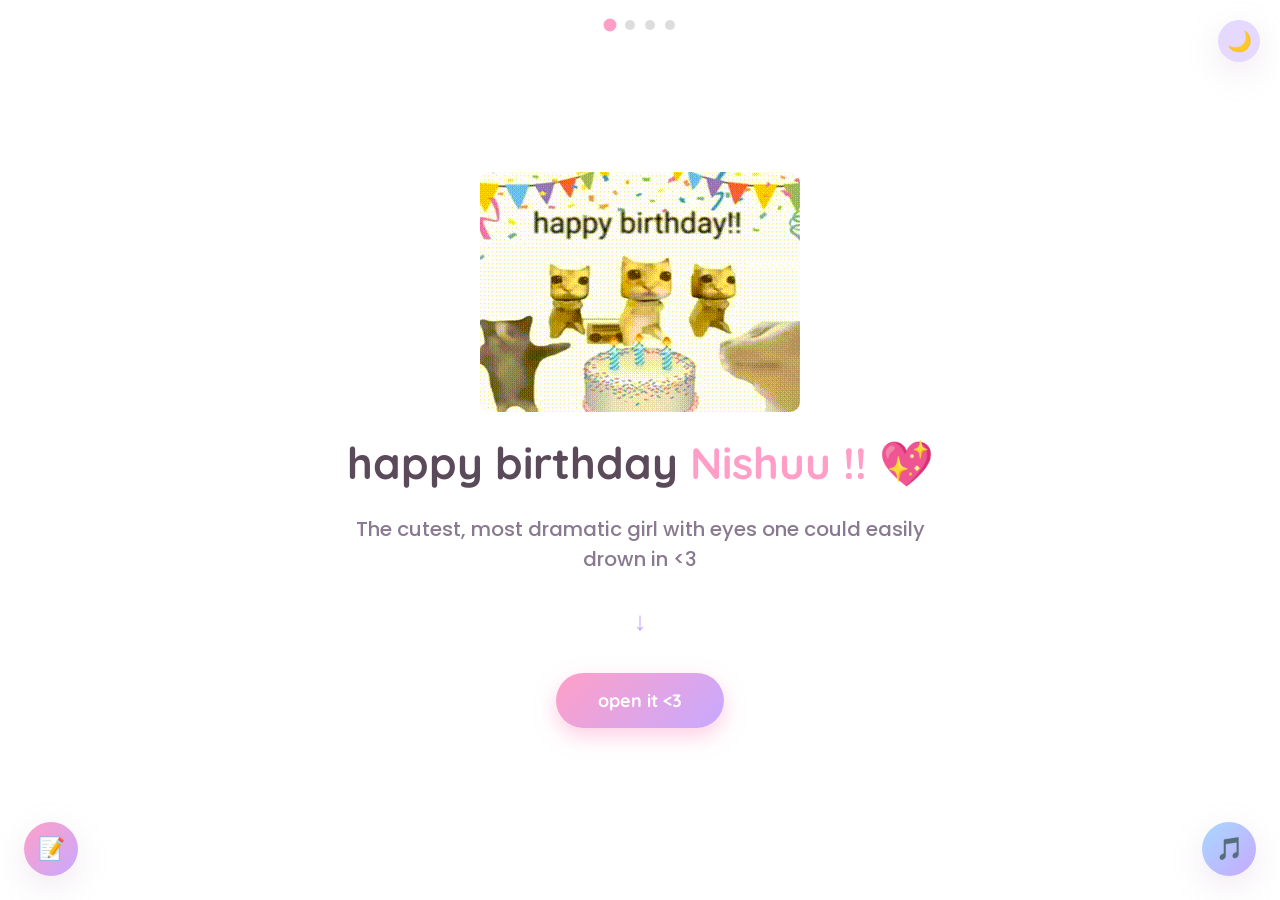
<file: index.html>
<!DOCTYPE html>
<html lang="en">
<head>
<meta charset="UTF-8">
<meta name="viewport" content="width=device-width, initial-scale=1.0">
<title>Miss crush</title>
<link rel="preconnect" href="https://fonts.googleapis.com">
<link rel="preconnect" href="https://fonts.gstatic.com" crossorigin>
<link href="https://fonts.googleapis.com/css2?family=Poppins:wght@300;400;500;600;700;800&family=Quicksand:wght@500;600;700&display=swap" rel="stylesheet">

<link rel="stylesheet" href="css/style.css">
</head>
<body class="blur-in-start">

  <div id="floating-bg"></div>

  <!-- titik navigasi kecil di atas: halaman 1 dari 4 -->
  <nav class="page-nav">
    <a href="index.html" class="active"></a>
    <a href="gallery.html"></a>
    <a href="reasons.html"></a>
    <a href="letter.html"></a>
  </nav>

  <!-- ================================================================
       HALAMAN 1 — HERO / INTRO

       Catatan: tombol musik & catatan TIDAK ditaruh manual di sini —
       keduanya dibuat otomatis lewat js/script.js supaya muncul &
       nyambung statusnya di semua halaman.
  ================================================================= -->
  <section id="hero" class="page">
    <div class="hero-content">

      <!-- ⬇⬇⬇ GANTI GIF DI SINI (Hero / Welcome GIF) ⬇⬇⬇ -->
      <div class="gif-frame">
        <img src="assets/hero.gif" alt="cute welcome gif">
      </div>
      <!-- ⬆⬆⬆ AKHIR HERO GIF ⬆⬆⬆ -->

      <h1 class="hero-title">happy birthday <span>Nishuu !!</span> 💖</h1>
      <p class="hero-subtitle">The cutest, most dramatic girl with eyes one could easily drown in &lt;3</p>
      
      <div class="scroll-hint">↓</div>
      <a href="gallery.html" class="nav-btn">open it &lt;3</a>
    </div>
  </section>

  <script src="js/script.js"></script>
</body>
</html>
</file>
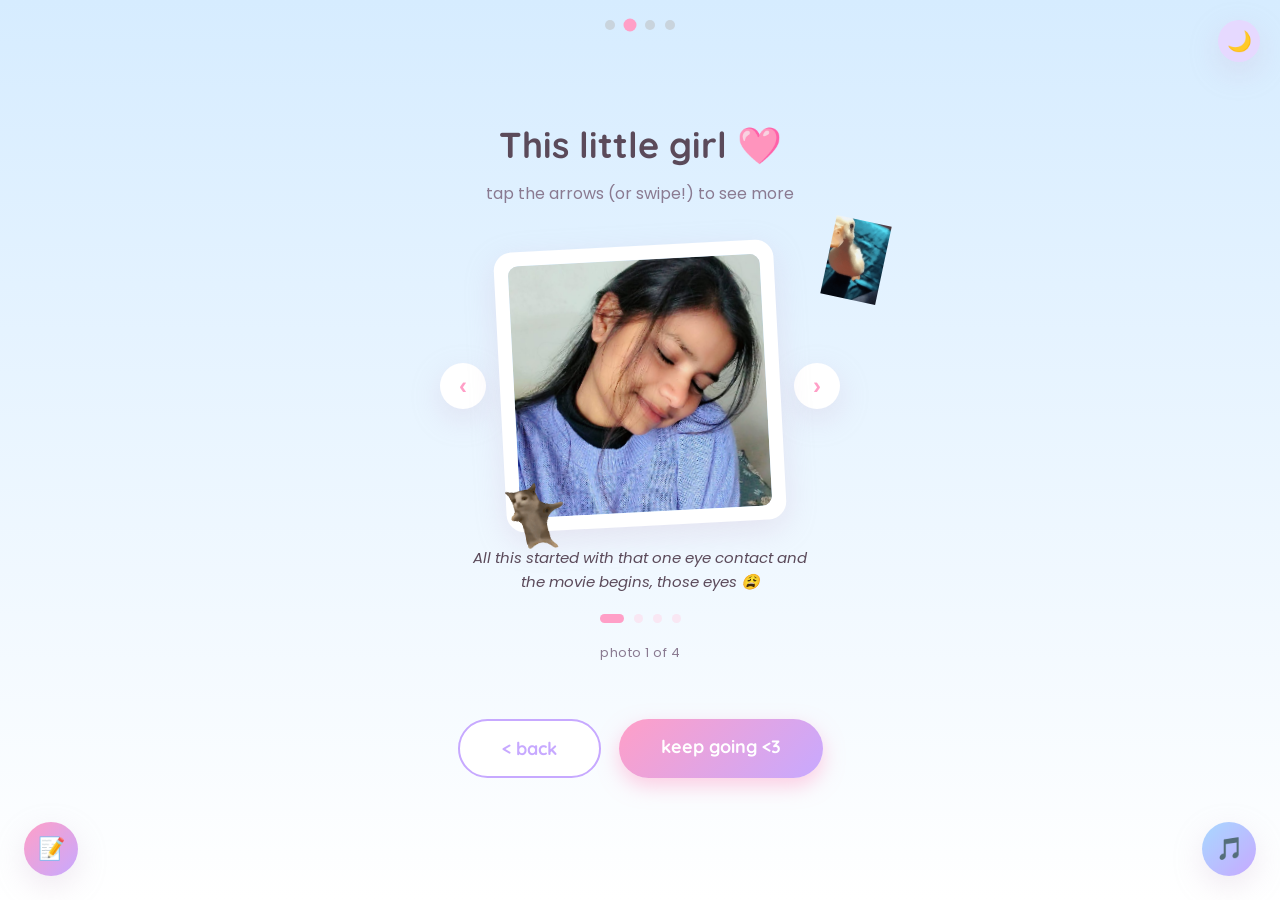
<file: gallery.html>
<!DOCTYPE html>
<html lang="en">
<head>
<meta charset="UTF-8">
<meta name="viewport" content="width=device-width, initial-scale=1.0">
<title>Moments 💕</title>
<link rel="preconnect" href="https://fonts.googleapis.com">
<link rel="preconnect" href="https://fonts.gstatic.com" crossorigin>
<link href="https://fonts.googleapis.com/css2?family=Poppins:wght@300;400;500;600;700;800&family=Quicksand:wght@500;600;700&display=swap" rel="stylesheet">

<link rel="stylesheet" href="css/style.css">
</head>
<body class="blur-in-start">

  <div id="floating-bg"></div>

  <!-- titik navigasi kecil di atas: halaman 2 dari 4 -->
  <nav class="page-nav">
    <a href="index.html"></a>
    <a href="gallery.html" class="active"></a>
    <a href="reasons.html"></a>
    <a href="letter.html"></a>
  </nav>

  <!-- ================================================================
       HALAMAN 2 — INTERACTIVE PHOTO SLIDESHOW
  ================================================================= -->
  <section id="gallery" class="page">
    <h2 class="gallery-heading">This little girl <span class="heart">🩷</span></h2>
    <p class="gallery-sub">tap the arrows (or swipe!) to see more</p>

    <div class="slideshow-wrap">

      <!-- ⬇ GIF dekorasi kecil di pojok — masih DUMMY: assets/sparkle1.gif -->
      <div class="corner-deco">
        <img src="assets/sparkle1.gif" alt="sparkle decoration">
      </div>

      <div class="slide-stage">
        <button class="arrow-btn" id="prevBtn" aria-label="previous photo">‹</button>

        <div class="photo-stage" id="photoStage">
          <div class="polaroid" id="polaroid">
            <div class="photo-frame">
              <!-- ⬇ FOTO-FOTO ASLI DIATUR LEWAT js/gallery.js
                   (di array `photos` bagian atas file itu). -->
              <img id="currentPhoto" src="photos/photo1.jpg" alt="memory one">
            </div>
          </div>

          <!-- ⬇ GIF dekorasi di sisi kiri-bawah polaroid —
               masih DUMMY: assets/sparkle2.gif -->
          <div class="bottom-left-deco">
            <img src="assets/sparkle2.gif" alt="sparkle decoration">
          </div>
        </div>

        <button class="arrow-btn" id="nextBtn" aria-label="next photo">›</button>
      </div>

      <p class="caption" id="currentCaption">All this started with that one eye contact and the movie begins, those eyes 😩</p>

      <div class="dots" id="dots">
        <button class="dot active" data-index="0" aria-label="photo 1"></button>
        <button class="dot" data-index="1" aria-label="photo 2"></button>
        <button class="dot" data-index="2" aria-label="photo 3"></button>
        <button class="dot" data-index="3" aria-label="photo 4"></button>
      </div>

      <p class="counter" id="counter">photo 1 of 4</p>
    </div>

    <div class="page-buttons">
      <a href="index.html" class="nav-btn secondary">&lt; back</a>
      <a href="reasons.html" class="nav-btn">keep going &lt;3</a>
    </div>
  </section>

  <script src="js/script.js"></script>
  <script src="js/gallery.js"></script>
</body>
</html>
</file>
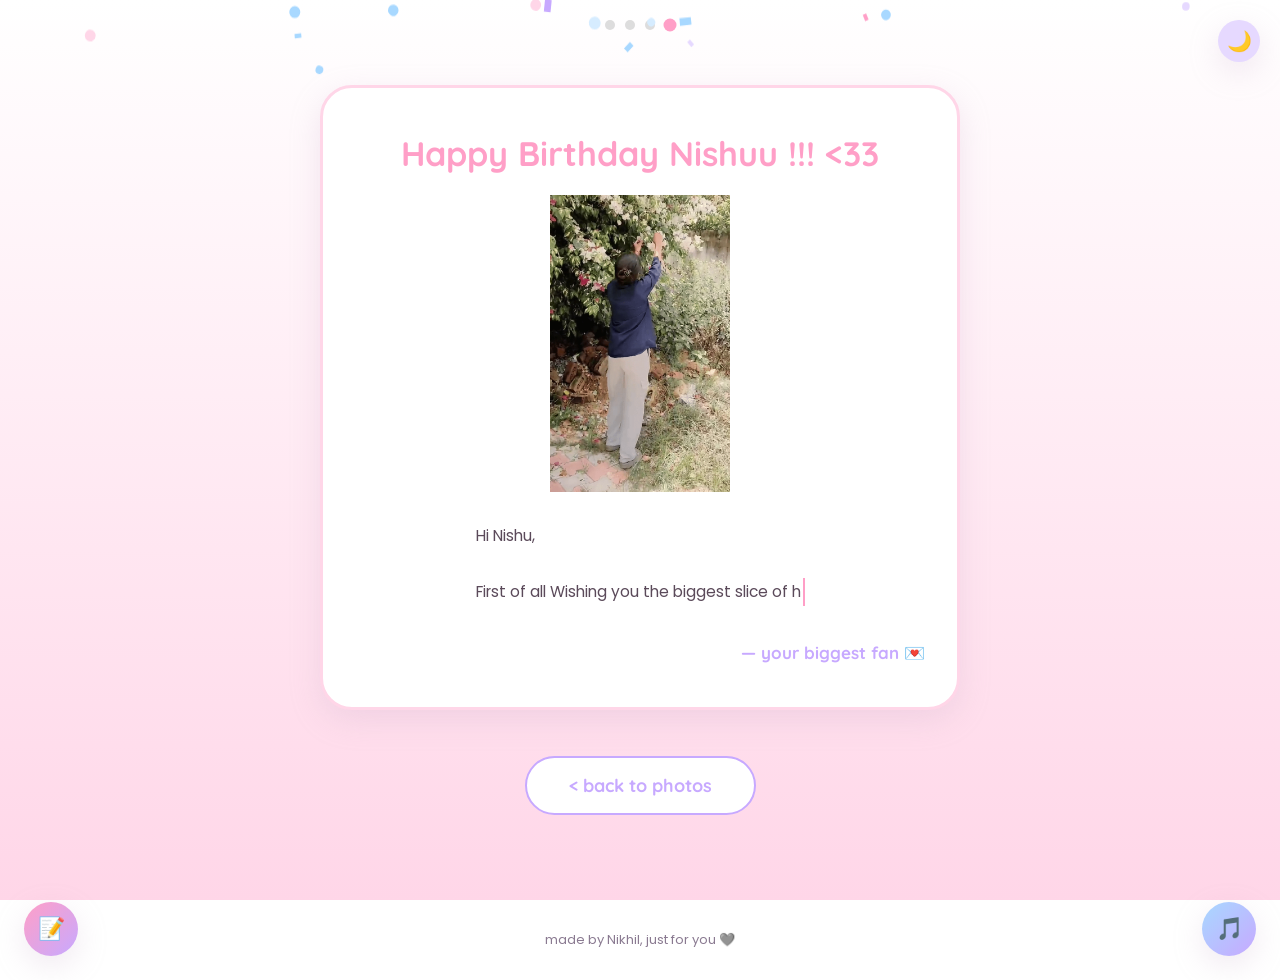
<file: letter.html>
<!DOCTYPE html>
<html lang="en">
<head>
<meta charset="UTF-8">
<meta name="viewport" content="width=device-width, initial-scale=1.0">
<title>Happy Birthday Little Girl!!! 💌</title>
<link rel="preconnect" href="https://fonts.googleapis.com">
<link rel="preconnect" href="https://fonts.gstatic.com" crossorigin>
<link href="https://fonts.googleapis.com/css2?family=Poppins:wght@300;400;500;600;700;800&family=Quicksand:wght@500;600;700&display=swap" rel="stylesheet">

<link rel="stylesheet" href="css/style.css">
</head>
<body class="blur-in-start">

  <div id="floating-bg"></div>

  <!-- canvas confetti, dipakai oleh js/script.js -->
  <canvas id="confetti-canvas"></canvas>

  <!-- titik navigasi kecil di atas: halaman 4 dari 4 -->
  <nav class="page-nav">
    <a href="index.html"></a>
    <a href="gallery.html"></a>
    <a href="reasons.html"></a>
    <a href="letter.html" class="active"></a>
  </nav>

  <!-- ================================================================
       HALAMAN 4 — THE BIRTHDAY LETTER & CELEBRATION
  ================================================================= -->
  <section id="letter-page" class="page">
    <div class="letter-card">
      <h2 class="letter-title">Happy Birthday Nishuu !!! &lt;33</h2>

      <!-- ⬇⬇⬇ GANTI GIF DI SINI (Final Celebration GIF) ⬇⬇⬇
           Masih DUMMY: assets/celebration.gif -->
      <div class="celebration-gif-frame">
        <img src="assets/celebration.gif" alt="celebration gif">
      </div>
      <!-- ⬆⬆⬆ AKHIR CELEBRATION GIF ⬆⬆⬆ -->

      <!-- -----------------------------------------------------------
           TEKS SURAT ULANG TAHUN
           Isi suratnya ADA DI FILE js/script.js, di variabel
           `letterMessage`. Edit di sana, bukan di sini.
      ----------------------------------------------------------- -->
      <div class="letter-box">
        <p id="letter-text"></p>
      </div>

      <p class="signature">— your biggest fan 💌</p>
    </div>

    <div class="page-buttons">
      <a href="reasons.html" class="nav-btn secondary">&lt; back to photos</a>
    </div>
  </section>

  <footer>made by Nikhil, just for you 🩶</footer>

  <script src="js/script.js"></script>
</body>
</html>
</file>
<file: css/style.css>
/* ============================================================
   1. ROOT VARIABLES — palet warna seluruh web ada di sini.
      Ganti nilai ini kalau mau ubah tema warna semuanya.
============================================================ */
:root{
  --white:        #ffffff;
  --cream:        #fffaf9;
  --pastel-pink:  #ffd6e8;
  --pastel-pink-deep: #ff9fc7;
  --pastel-blue:  #d6ecff;
  --pastel-blue-deep: #a8d8ff;
  --pastel-lavender: #e6d9ff;
  --pastel-lavender-deep: #c7a9ff;
  --text-dark:    #5b4a5a;
  --text-soft:    #8a7a91;
  --shadow-soft:  0 10px 30px rgba(200, 170, 200, 0.25);
}

*{ margin:0; padding:0; box-sizing:border-box; }

html{ scroll-behavior: smooth; }

/* ============================================================
   PAGE-TO-PAGE TRANSITION (blur + fade)
   Body mulai blur pas load, lalu perlahan jadi jelas.
   Pas klik link ke halaman lain, body blur keluar dulu baru
   pindah halaman. Diatur lewat js/script.js.
============================================================ */
body{
  font-family: 'Poppins', sans-serif;
  background: var(--white);
  color: var(--text-dark);
  overflow-x: hidden;
  position: relative;
  min-height: 100vh;
  opacity: 1;
  filter: blur(0);
  transition: opacity 0.65s ease, filter 0.65s ease;
}

body.blur-in-start{
  opacity: 0;
  filter: blur(16px);
  transition: none;
}

body.blur-out{
  opacity: 0;
  filter: blur(16px);
}

h1, h2, h3, .heading-font{
  font-family: 'Quicksand', sans-serif;
}

.page{
  position: relative;
  width: 100%;
  min-height: 100vh;
  display: flex;
  flex-direction: column;
  align-items: center;
  justify-content: center;
  padding: 80px 20px;
  text-align: center;
}

/* ============================================================
   FLOATING HEARTS / STARS BACKGROUND LAYER
============================================================ */
#floating-bg{
  position: fixed;
  top: 0; left: 0;
  width: 100%; height: 100%;
  overflow: hidden;
  pointer-events: none;
  z-index: 1;
}

.floaty{
  position: absolute;
  bottom: -50px;
  font-size: 22px;
  opacity: 0.7;
  animation: floatUp linear infinite;
  user-select: none;
}

@keyframes floatUp{
  0%   { transform: translateY(0) rotate(0deg); opacity: 0; }
  10%  { opacity: 0.8; }
  100% { transform: translateY(-110vh) rotate(360deg); opacity: 0; }
}

/* ============================================================
   NAV DOTS — indikator halaman kecil (1/2/3) di atas
============================================================ */
.page-nav{
  position: fixed;
  top: 20px;
  left: 50%;
  transform: translateX(-50%);
  display: flex;
  gap: 10px;
  z-index: 50;
}

.page-nav a{
  width: 10px;
  height: 10px;
  border-radius: 50%;
  background: #bcbcbc;
  opacity: 0.5;
  transition: opacity 0.2s ease, transform 0.2s ease;
}

.page-nav a.active{
  opacity: 1;
  transform: scale(1.3);
  background: var(--pastel-pink-deep);
}

/* ============================================================
   HERO PAGE (index.html)
============================================================ */
#hero{
  background: linear-gradient(180deg, var(--white) 0%, var(--white) 100%);
  z-index: 2;
}

.hero-content{
  position: relative;
  z-index: 2;
  max-width: 600px;
  display: flex;
  flex-direction: column;
  align-items: center;
  gap: 22px;
}

/* -------------------------------------------------------------
   GIF CONTAINER — TANPA FRAME
   GIF ditampilkan polos apa adanya (nggak dipotong lingkaran,
   nggak ada border/shadow). Cuma dibatasi lebar maksimalnya biar
   tetap rapi & responsive.
------------------------------------------------------------- */
.gif-frame{
  position: static;
  top: 70px;
  max-width: 220px;
  width: 100%;
  display: flex;
  align-items: center;
  justify-content: center;
}

.gif-frame img{
  border-radius: 10px;
  width: 200%;
  height: auto;
  display: block;
}

.hero-title{
  font-size: clamp(28px, 6vw, 44px);
  font-weight: 800;
  color: var(--text-dark);
  line-height: 1.3;
}

.hero-title span{ color: var(--pastel-pink-deep); }

.hero-subtitle{
  font-size: clamp(16px, 3vw, 20px);
  font-weight: 500;
  color: var(--text-soft);
}

.nav-btn{
  margin-top: 10px;
  padding: 16px 42px;
  font-family: 'Quicksand', sans-serif;
  font-size: 18px;
  font-weight: 700;
  color: var(--white);
  background: linear-gradient(135deg, var(--pastel-pink-deep), var(--pastel-lavender-deep));
  border: none;
  border-radius: 50px;
  cursor: pointer;
  box-shadow: 0 8px 20px rgba(255, 159, 199, 0.5);
  transition: transform 0.25s ease, box-shadow 0.25s ease;
  text-decoration: none;
  display: inline-block;
}

.nav-btn:hover{
  transform: translateY(-4px) scale(1.05);
  box-shadow: 0 12px 26px rgba(255, 159, 199, 0.6);
}

.nav-btn:active{ transform: translateY(-1px) scale(0.98); }

.nav-btn.secondary{
  background: var(--white);
  color: var(--pastel-lavender-deep);
  border: 2px solid var(--pastel-lavender-deep);
  box-shadow: none;
}

.scroll-hint{
  margin-top: 6px;
  font-size: 26px;
  animation: bounce 1.6s ease-in-out infinite;
  color: var(--pastel-lavender-deep);
}

@keyframes bounce{
  0%, 100% { transform: translateY(0); }
  50%      { transform: translateY(10px); }
}

/* ============================================================
   CUTE FLOATING MUSIC BUTTON (index.html)
============================================================ */
.music-btn{
  position: fixed;
  bottom: 24px;
  right: 24px;
  width: 54px;
  height: 54px;
  border-radius: 50%;
  border: none;
  cursor: pointer;
  background: linear-gradient(135deg, var(--pastel-blue-deep), var(--pastel-lavender-deep));
  box-shadow: var(--shadow-soft);
  display: flex;
  align-items: center;
  justify-content: center;
  z-index: 60;
  transition: transform 0.25s ease, box-shadow 0.25s ease;
}

.music-btn:hover{
  transform: scale(1.08);
  box-shadow: 0 12px 26px rgba(168, 216, 255, 0.6);
}

.music-btn:active{ transform: scale(0.95); }

.music-icon{
  font-size: 22px;
  transition: transform 0.3s ease;
}

/* gentle continuous spin while the song is playing */
.music-btn.playing .music-icon{
  animation: spinNote 3s linear infinite;
}

@keyframes spinNote{
  from{ transform: rotate(0deg); }
  to{ transform: rotate(360deg); }
}

/* soft pulsing ring around the button while playing */
.music-btn.playing::after{
  content: '';
  position: absolute;
  inset: -6px;
  border-radius: 50%;
  border: 2px solid var(--pastel-blue-deep);
  opacity: 0.6;
  animation: pulseRing 1.8s ease-out infinite;
}

@keyframes pulseRing{
  0%   { transform: scale(0.9); opacity: 0.6; }
  100% { transform: scale(1.5); opacity: 0; }
}

/* tiny musical notes that float up from the button while playing */
.music-note{
  position: absolute;
  top: 0;
  left: 50%;
  font-size: 14px;
  pointer-events: none;
  animation: noteFloat 1.4s ease-out forwards;
}

@keyframes noteFloat{
  0%   { transform: translate(-50%, 0) translateX(0) scale(0.8); opacity: 0; }
  15%  { opacity: 1; }
  100% { transform: translate(-50%, -60px) translateX(var(--drift, 0px)) scale(1.1); opacity: 0; }
}

@media (max-width: 640px){
  .music-btn{
    width: 46px;
    height: 46px;
    bottom: 18px;
    right: 18px;
  }
  .music-icon{ font-size: 18px; }
}

/* ============================================================
   HER LITTLE NOTE — tombol + kertas catatan yang bisa diedit
============================================================ */
.note-btn{
  position: fixed;
  bottom: 24px;
  left: 24px;
  width: 54px;
  height: 54px;
  border-radius: 50%;
  border: none;
  cursor: pointer;
  background: linear-gradient(135deg, var(--pastel-pink-deep), var(--pastel-lavender-deep));
  box-shadow: var(--shadow-soft);
  display: flex;
  align-items: center;
  justify-content: center;
  z-index: 60;
  transition: transform 0.25s ease, box-shadow 0.25s ease;
}

.note-btn:hover{
  transform: scale(1.08) rotate(-4deg);
  box-shadow: 0 12px 26px rgba(255, 159, 199, 0.6);
}

.note-btn:active{ transform: scale(0.95); }

.note-icon{ font-size: 22px; }

/* dark soft backdrop behind the note */
.note-overlay{
  position: fixed;
  inset: 0;
  background: rgba(91, 74, 90, 0.35);
  backdrop-filter: blur(4px);
  display: flex;
  align-items: center;
  justify-content: center;
  padding: 20px;
  z-index: 1000;
  opacity: 0;
  pointer-events: none;
  transition: opacity 0.35s ease;
}

.note-overlay.open{
  opacity: 1;
  pointer-events: all;
}

/* the little sticky note itself */
.note-paper{
  position: relative;
  width: 100%;
  max-width: 420px;
  background: var(--cream);
  border-radius: 18px;
  padding: 30px 26px 22px;
  box-shadow: 0 20px 50px rgba(91, 74, 90, 0.35);
  transform: scale(0.9) rotate(-1deg);
  transition: transform 0.35s ease;
  border: 2px dashed var(--pastel-pink-deep);
}

.note-overlay.open .note-paper{
  transform: scale(1) rotate(-1deg);
}

.note-close{
  position: absolute;
  top: 14px;
  right: 16px;
  width: 30px;
  height: 30px;
  border-radius: 50%;
  border: none;
  background: var(--white);
  color: var(--text-soft);
  font-size: 14px;
  cursor: pointer;
  box-shadow: var(--shadow-soft);
  transition: transform 0.2s ease, color 0.2s ease;
}

.note-close:hover{
  transform: scale(1.1) rotate(90deg);
  color: var(--pastel-pink-deep);
}

.note-title{
  font-size: 20px;
  font-weight: 700;
  color: var(--pastel-pink-deep);
  margin-bottom: 6px;
  padding-right: 26px;
}

.note-hint{
  font-size: 13px;
  color: var(--text-soft);
  margin-bottom: 16px;
  line-height: 1.5;
}

.note-textarea{
  width: 100%;
  min-height: 220px;
  border: none;
  background: repeating-linear-gradient(
    to bottom,
    var(--cream),
    var(--cream) 31px,
    var(--pastel-pink) 32px
  );
  background-attachment: local;
  font-family: 'Poppins', sans-serif;
  font-size: 14.5px;
  line-height: 32px;
  color: var(--text-dark);
  resize: vertical;
  outline: none;
  padding: 0 2px;
}

.note-textarea::placeholder{
  color: var(--text-soft);
  opacity: 0.7;
}

.note-saved{
  display: block;
  text-align: right;
  font-size: 12px;
  font-weight: 600;
  color: var(--pastel-lavender-deep);
  opacity: 0;
  transition: opacity 0.3s ease;
  margin-top: 6px;
}

.note-saved.show{ opacity: 1; }

@media (max-width: 640px){
  .note-btn{
    width: 46px;
    height: 46px;
    bottom: 18px;
    left: 18px;
  }
  .note-icon{ font-size: 18px; }
  .note-paper{ padding: 26px 20px 18px; }
  .note-textarea{ min-height: 180px; }
}

/* ============================================================
   GALLERY PAGE (gallery.html) — INTERACTIVE SLIDESHOW
============================================================ */
#gallery{
  background: linear-gradient(180deg, var(--pastel-blue) 0%, var(--white) 100%);
  z-index: 2;
  gap: 10px;
}

.gallery-heading{
  font-size: clamp(26px, 5vw, 36px);
  font-weight: 700;
  color: var(--text-dark);
  margin-bottom: 4px;
}

.gallery-heading .heart{ color: var(--pastel-pink-deep); }

.gallery-sub{
  color: var(--text-soft);
  margin-bottom: 30px;
  font-size: 16px;
}

.slideshow-wrap{
  position: relative;
  width: 100%;
  max-width: 460px;
  display: flex;
  flex-direction: column;
  align-items: center;
  gap: 20px;
}

/* small decorative gif in the corner of the slideshow */
.corner-deco{
  position: absolute;
  top: -26px;
  right: -26px;
  width: 80px;
  height: 80px;
  z-index: 3;
  transform: rotate(12deg);
  pointer-events: none;
}

.corner-deco img{
  width: 100%;
  height: 100%;
  object-fit: contain;
}

/* small decorative gif tucked at the bottom-left of the polaroid */
.bottom-left-deco{
  position: absolute;
  bottom: -26px;
  left: -26px;
  width: 80px;
  height: 80px;
  z-index: 3;
  transform: rotate(-10deg);
  pointer-events: none;
}

.bottom-left-deco img{
  width: 100px;
  height: 100px;
  object-fit: contain;
}

.slide-stage{
  display: flex;
  align-items: center;
  justify-content: center;
  gap: 14px;
  width: 100%;
}

/* -------------------------------------------------------------
   ARROW BUTTONS — prev / next
------------------------------------------------------------- */
.arrow-btn{
  flex-shrink: 0;
  width: 46px;
  height: 46px;
  border-radius: 50%;
  border: none;
  background: var(--white);
  color: var(--pastel-pink-deep);
  font-size: 24px;
  font-weight: 700;
  cursor: pointer;
  box-shadow: var(--shadow-soft);
  display: flex;
  align-items: center;
  justify-content: center;
  transition: transform 0.2s ease, background 0.2s ease, color 0.2s ease;
  line-height: 1;
}

.arrow-btn:hover{
  transform: scale(1.12);
  background: var(--pastel-pink-deep);
  color: var(--white);
}

.arrow-btn:active{ transform: scale(0.94); }

/* -------------------------------------------------------------
   PHOTO STAGE — polaroid-style frame with slow blur transition
------------------------------------------------------------- */
.photo-stage{
  position: relative;
  width: 280px;
  height: 280px;
  flex-shrink: 0;
}

.polaroid{
  position: relative;
  width: 100%;
  height: 100%;
  background: var(--white);
  border-radius: 18px;
  padding: 14px 14px 14px;
  box-shadow: var(--shadow-soft);
  transform: rotate(var(--tilt, -2deg));
  transition: transform 0.3s ease;
  cursor: pointer;
}

.polaroid:hover{ transform: rotate(0deg) scale(1.02); }

.photo-frame{
  width: 100%;
  height: 100%;
  border-radius: 10px;
  overflow: hidden;
  background: var(--pastel-blue);
}

.photo-frame img{
  width: 100%;
  height: 100%;
  object-fit: cover;
  display: block;
  /* the slow, sweet blur+fade transition happens here */
  transition: opacity 0.55s ease, filter 0.55s ease, transform 0.55s ease;
  opacity: 1;
  filter: blur(0);
  transform: scale(1);
}

.photo-frame img.is-transitioning{
  opacity: 0;
  filter: blur(14px);
  transform: scale(1.06);
}

/* little floating hearts that pop when the photo is tapped */
.mini-heart{
  position: absolute;
  font-size: 18px;
  pointer-events: none;
  animation: miniHeartPop 1s ease-out forwards;
  z-index: 5;
}

@keyframes miniHeartPop{
  0%   { transform: translateY(0) scale(0.6); opacity: 0; }
  15%  { opacity: 1; }
  100% { transform: translateY(-70px) scale(1.1); opacity: 0; }
}

/* -------------------------------------------------------------
   CAPTION — fades along with the photo
------------------------------------------------------------- */
.caption{
  font-size: 15px;
  color: var(--text-dark);
  font-style: italic;
  line-height: 1.6;
  padding: 0 16px;
  min-height: 48px;
  max-width: 380px;
  transition: opacity 0.5s ease, filter 0.5s ease;
  opacity: 1;
  filter: blur(0);
}

.caption.is-transitioning{
  opacity: 0;
  filter: blur(6px);
}

/* -------------------------------------------------------------
   PROGRESS DOTS + COUNTER
------------------------------------------------------------- */
.dots{
  display: flex;
  gap: 10px;
}

.dot{
  width: 9px;
  height: 9px;
  border-radius: 50%;
  border: none;
  background: var(--pastel-pink);
  opacity: 0.5;
  cursor: pointer;
  transition: all 0.25s ease;
  padding: 0;
}

.dot.active{
  opacity: 1;
  width: 24px;
  border-radius: 6px;
  background: var(--pastel-pink-deep);
}

.counter{
  font-size: 13px;
  color: var(--text-soft);
  letter-spacing: 0.5px;
}

.page-buttons{
  display: flex;
  gap: 18px;
  margin-top: 36px;
  flex-wrap: wrap;
  justify-content: center;
}

/* ============================================================
   REASONS PAGE (reasons.html)
============================================================ */
#reasons-page{
  background: linear-gradient(180deg, var(--pastel-lavender) 0%, var(--white) 40%);
  z-index: 2;
  gap: 6px;
}

.reasons-heading{
  font-size: clamp(24px, 5vw, 34px);
  font-weight: 700;
  color: var(--text-dark);
  margin-bottom: 4px;
}

.reasons-heading .heart{ color: var(--pastel-pink-deep); }

.reasons-sub{
  color: var(--text-soft);
  margin-bottom: 34px;
  font-size: 14.5px;
}

/* -------------------------------------------------------------
   CLOTHESLINE / HANGING POLAROIDS
------------------------------------------------------------- */
.clothesline-wrap{
  position: relative;
  width: 100%;
  max-width: 780px;
  padding-top: 26px;
  margin-bottom: 50px;
}

.clothesline-rope{
  position: absolute;
  top: 26px;
  left: 0;
  right: 0;
  height: 2px;
  background: repeating-linear-gradient(
    90deg,
    var(--pastel-lavender-deep) 0px,
    var(--pastel-lavender-deep) 6px,
    transparent 6px,
    transparent 10px
  );
  opacity: 0.6;
  border-radius: 2px;
}

.hanging-photos{
  display: flex;
  justify-content: center;
  align-items: flex-start;
  gap: 18px;
  flex-wrap: wrap;
  padding: 0 10px;
}

.hang-photo{
  position: relative;
  margin-top: var(--drop, 10px);
  transform: rotate(var(--tilt, 0deg));
  transition: transform 0.25s ease;
}

.hang-photo:hover{
  transform: rotate(0deg) translateY(-4px);
}

/* the little clothespin clipping the photo to the rope */
.clip{
  position: absolute;
  top: -12px;
  left: 50%;
  transform: translateX(-50%);
  width: 10px;
  height: 22px;
  border-radius: 3px;
  z-index: 4;
  box-shadow: 0 2px 4px rgba(91,74,90,0.25);
}

.clip::before, .clip::after{
  content: '';
  position: absolute;
  top: 4px;
  width: 4px;
  height: 4px;
  border-radius: 50%;
  background: rgba(255,255,255,0.6);
}
.clip::before{ left: 1px; }
.clip::after{ right: 1px; }

.clip-pink{ background: linear-gradient(180deg, var(--pastel-pink-deep), var(--pastel-pink)); }
.clip-blue{ background: linear-gradient(180deg, var(--pastel-blue-deep), var(--pastel-blue)); }
.clip-lavender{ background: linear-gradient(180deg, var(--pastel-lavender-deep), var(--pastel-lavender)); }

.mini-photo-frame{
  width: 108px;
  height: 108px;
  background: var(--white);
  padding: 6px 6px 14px;
  border-radius: 8px;
  box-shadow: var(--shadow-soft);
  cursor: pointer;
  transition: transform 0.2s ease;
}

.mini-photo-frame:hover{ transform: scale(1.05); }

.mini-photo-frame img{
  width: 100%;
  height: 100%;
  object-fit: cover;
  border-radius: 4px;
  display: block;
}

.frame-pink{ border: 3px solid var(--pastel-pink); }
.frame-blue{ border: 3px solid var(--pastel-blue); }
.frame-lavender{ border: 3px solid var(--pastel-lavender); }

/* -------------------------------------------------------------
   PASTEL BLUE REASONS CONTAINER
------------------------------------------------------------- */
.reasons-box{
  width: 100%;
  max-width: 560px;
  background: linear-gradient(180deg, var(--pastel-blue) 0%, #eaf5ff 100%);
  border-radius: 26px;
  padding: 30px 28px;
  box-shadow: var(--shadow-soft);
  border: 3px solid var(--white);
  max-height: 440px;
  overflow-y: auto;
  scroll-behavior: auto;
  scrollbar-width: thin;
  scrollbar-color: var(--pastel-blue-deep) transparent;
}

.reasons-box::-webkit-scrollbar{ width: 6px; }
.reasons-box::-webkit-scrollbar-thumb{
  background: var(--pastel-blue-deep);
  border-radius: 10px;
}

.reasons-list{
  list-style: none;
  counter-reset: reason-counter;
  text-align: left;
  display: flex;
  flex-direction: column;
  gap: 14px;
}

.reasons-list li{
  counter-increment: reason-counter;
  position: relative;
  padding-left: 40px;
  font-size: 14.5px;
  line-height: 1.6;
  color: var(--text-dark);
}

.reasons-list li::before{
  content: counter(reason-counter);
  position: absolute;
  left: 0;
  top: 0;
  width: 28px;
  height: 28px;
  border-radius: 50%;
  background: var(--white);
  color: var(--pastel-blue-deep);
  font-family: 'Quicksand', sans-serif;
  font-weight: 700;
  font-size: 12px;
  display: flex;
  align-items: center;
  justify-content: center;
  box-shadow: 0 3px 8px rgba(168, 216, 255, 0.5);
}

/* -------------------------------------------------------------
   LIGHTBOX — enlarged photo view
------------------------------------------------------------- */
.lightbox-overlay{
  position: fixed;
  inset: 0;
  background: rgba(91, 74, 90, 0.55);
  backdrop-filter: blur(6px);
  display: flex;
  align-items: center;
  justify-content: center;
  padding: 30px;
  z-index: 1000;
  opacity: 0;
  pointer-events: none;
  transition: opacity 0.35s ease;
}

.lightbox-overlay.open{
  opacity: 1;
  pointer-events: all;
}

.lightbox-img{
  max-width: min(90vw, 480px);
  max-height: 80vh;
  border-radius: 16px;
  box-shadow: 0 20px 60px rgba(0,0,0,0.4);
  border: 6px solid var(--white);
  transform: scale(0.92);
  transition: transform 0.35s ease;
}

.lightbox-overlay.open .lightbox-img{ transform: scale(1); }

.lightbox-close{
  position: absolute;
  top: 26px;
  right: 26px;
  width: 40px;
  height: 40px;
  border-radius: 50%;
  border: none;
  background: var(--white);
  color: var(--text-dark);
  font-size: 16px;
  cursor: pointer;
  box-shadow: var(--shadow-soft);
  transition: transform 0.2s ease;
}

.lightbox-close:hover{ transform: scale(1.1) rotate(90deg); }

/* ============================================================
   LETTER PAGE (letter.html)
============================================================ */
#letter-page{
  background: linear-gradient(180deg, var(--white) 0%, var(--pastel-pink) 100%);
  z-index: 0;
}

.letter-card{
  max-width: 640px;
  width: 100%;
  background:var(--white);
  border-radius: 32px;
  padding: 44px 32px;
  box-shadow: var(--shadow-soft);
  display: flex;
  flex-direction: column;
  align-items: center;
  gap: 20px;
  border: 3px solid var(--pastel-pink);
}

.letter-title{
  font-family: 'Quicksand', sans-serif;
  font-size: clamp(24px, 5vw, 34px);
  font-weight: 800;
  color: var(--pastel-pink-deep);
}

/* GIF ditampilkan polos, tanpa frame/border/shadow */
.celebration-gif-frame{
  max-width: 180px;
  width: 100%;
}

.celebration-gif-frame img{
  width: 100%;
  height: auto;
  display: block;
}

.letter-box{
  max-height: 320px;
  overflow-y: auto;
  text-align: left;
  padding: 10px 8px;
  font-size: 15.5px;
  line-height: 1.8;
  color: var(--text-dark);
  scrollbar-width: thin;
  scrollbar-color: var(--pastel-pink-deep) var(--cream);
}

.letter-box::-webkit-scrollbar{ width: 6px; }
.letter-box::-webkit-scrollbar-thumb{
  background: var(--pastel-pink-deep);
  border-radius: 10px;
}

#letter-text .cursor{
  display: inline-block;
  width: 2px;
  background: var(--pastel-pink-deep);
  margin-left: 2px;
  animation: blink 0.8s step-end infinite;
}

@keyframes blink{ 50% { opacity: 0; } }

.signature{
  margin-top: 6px;
  font-family: 'Quicksand', sans-serif;
  font-weight: 700;
  font-size: 17px;
  color: var(--pastel-lavender-deep);
  align-self: flex-end;
}

#confetti-canvas{
  position: fixed;
  top: 0; left: 0;
  width: 100%;
  height: 100%;
  pointer-events: none;
  z-index: 999;
}

footer{
  text-align: center;
  padding: 30px 10px 30px;
  color: var(--text-soft);
  font-size: 13px;
  z-index: 1;
  position: relative;
}

/* ============================================================
   RESPONSIVE — MOBILE
============================================================ */
@media (max-width: 640px){
  .gif-frame{ max-width: 170px; }
  .celebration-gif-frame{ max-width: 150px; }
  .letter-card{ padding: 32px 20px; }
  .page{ padding: 60px 16px; }
  .page-nav{ top: 14px; }
  .photo-stage{ width: 220px; height: 220px; }
  .arrow-btn{ width: 40px; height: 40px; font-size: 20px; }
  .corner-deco{ width: 68px; height: 68px; top: -22px; right: -22px; }
  .bottom-left-deco{ width: 90px; height: 90px; bottom: -10px; left: -45px; }
  .mini-photo-frame{ width: 78px; height: 78px; }
  .hanging-photos{ gap: 10px; }
  .reasons-box{ padding: 22px 18px; max-height: 380px; }
  .reasons-list li{ font-size: 13.5px; padding-left: 34px; }
  .reasons-list li::before{ width: 24px; height: 24px; font-size: 11px; }
}

@media (prefers-reduced-motion: reduce){
  .floaty, .scroll-hint, #letter-text .cursor{ animation: none !important; }
  html{ scroll-behavior: auto; }
  body{ transition: none; }
}


/* ================= DARK / LIGHT THEME ================= */

html[data-theme="dark"] {
  --white: #24202a;
  --cream: #302936;

  --pastel-pink: #493044;
  --pastel-pink-deep: #e99bc5;

  --pastel-blue: #293746;
  --pastel-blue-deep: #8abce8;

  --pastel-lavender: #373047;
  --pastel-lavender-deep: #b69ae8;

  --text-dark: #f4eaf4;
  --text-soft: #c0b2c4;

  --shadow-soft: 0 10px 30px rgba(0,0,0,0.3);
}

/* Fix the reasons container's hardcoded background */
html[data-theme="dark"] .reasons-box {
  background: linear-gradient(180deg, var(--pastel-blue), #303b4a);
  border-color: var(--white);
}

/* Theme toggle button */
.theme-btn {
  position: fixed;
  top: 20px;
  right: 20px;
  width: 42px;
  height: 42px;
  border: none;
  border-radius: 50%;
  cursor: pointer;
  font-size: 20px;
  background: var(--pastel-lavender);
  color: var(--text-dark);
  box-shadow: var(--shadow-soft);
  z-index: 100;
  transition: transform 0.2s ease;
}

.theme-btn:hover {
  transform: scale(1.1);
}

@media (max-width: 640px) {
  .theme-btn {
    top: 12px;
    right: 12px;
    width: 36px;
    height: 36px;
    font-size: 17px;
  }
}
</file>
